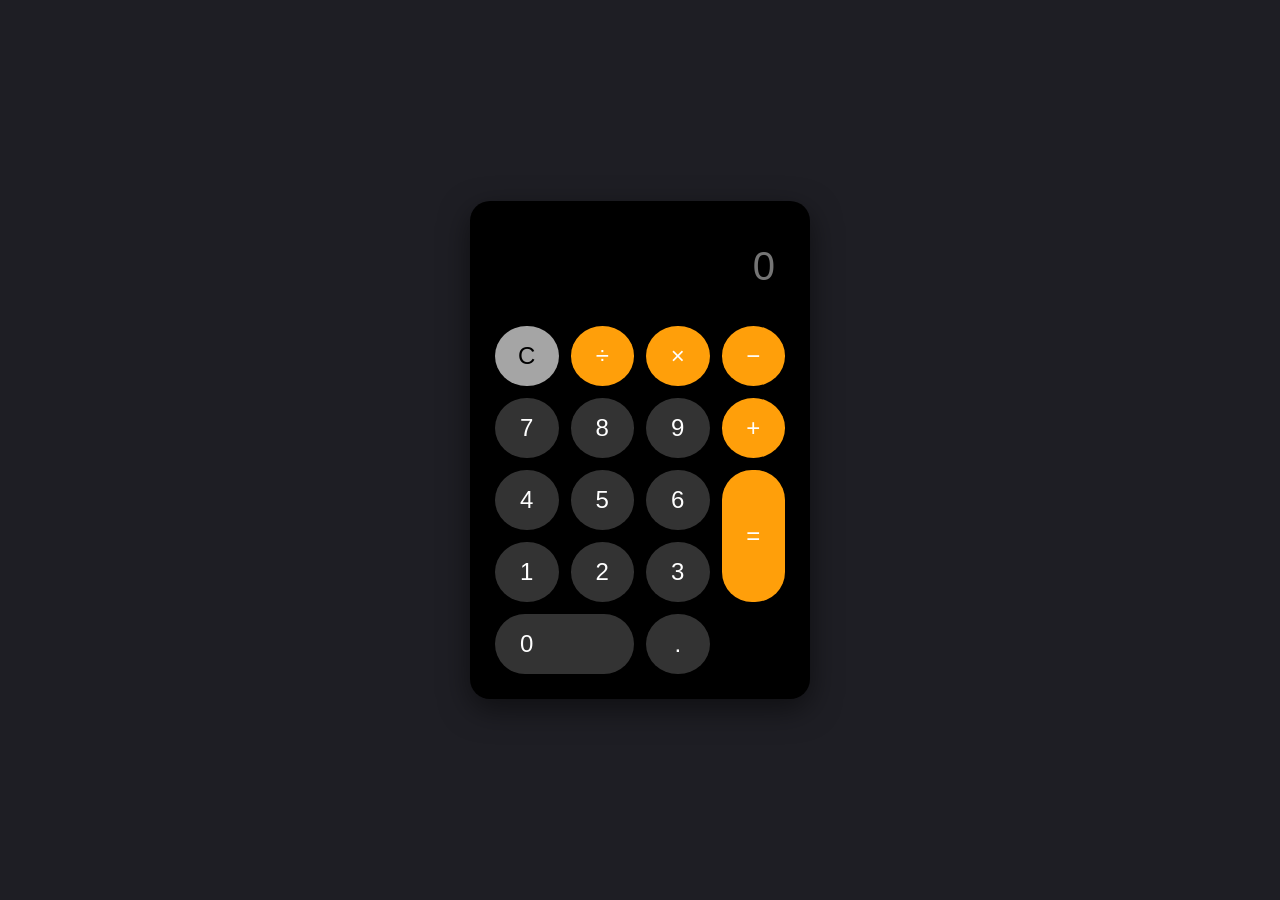
<file: cal.html>
<!DOCTYPE html>
<html lang="en">
<head>
    <meta charset="UTF-8">
    <meta name="viewport" content="width=device-width, initial-scale=1.0">
    <title>Modern JavaScript Calculator</title>
    <link rel="stylesheet" href="style.css">
</head>
<body>

    <div class="calculator">
        <!-- Input display screen -->
        <input type="text" id="display" readonly placeholder="0">
        
        <!-- Interactive buttons -->
        <div class="buttons">
            <button class="btn clear" onclick="clearDisplay()">C</button>
            <button class="btn operator" onclick="appendOperator('/')">&divide;</button>
            <button class="btn operator" onclick="appendOperator('*')">&times;</button>
            <button class="btn operator" onclick="appendOperator('-')">&minus;</button>
            
            <button class="btn" onclick="appendNumber('7')">7</button>
            <button class="btn" onclick="appendNumber('8')">8</button>
            <button class="btn" onclick="appendNumber('9')">9</button>
            <button class="btn operator" onclick="appendOperator('+')">+</button>
            
            <button class="btn" onclick="appendNumber('4')">4</button>
            <button class="btn" onclick="appendNumber('5')">5</button>
            <button class="btn" onclick="appendNumber('6')">6</button>
            <button class="btn equal" onclick="calculate()">=</button>
            
            <button class="btn" onclick="appendNumber('1')">1</button>
            <button class="btn" onclick="appendNumber('2')">2</button>
            <button class="btn" onclick="appendNumber('3')">3</button>
            <button class="btn zero" onclick="appendNumber('0')">0</button>
            
            <button class="btn" onclick="appendDecimal()">.</button>
        </div>
    </div>

    <script src="script.js"></script>
</body>
</html>
</file>
<file: style.css>
/* calculator */
* {
    box-sizing: border-box;
    margin: 0;
    padding: 0;
    font-family: 'Segoe UI', Tahoma, Geneva, Verdana, sans-serif;
}

body {
    display: flex;
    justify-content: center;
    align-items: center;
    height: 100vh;
    background-color: #1e1e24;
}

.calculator {
    background-color: #000000;
    padding: 25px;
    border-radius: 20px;
    box-shadow: 0px 10px 30px rgba(0,0,0,0.5);
    width: 340px;
}

#display {
    width: 100%;
    height: 80px;
    background-color: transparent;
    border: none;
    outline: none;
    color: #ffffff;
    text-align: right;
    font-size: 2.5rem;
    padding: 10px;
    margin-bottom: 20px;
}

.buttons {
    display: grid;
    grid-template-columns: repeat(4, 1fr);
    gap: 12px;
}

.btn {
    height: 60px;
    border-radius: 50%;
    border: none;
    font-size: 1.5rem;
    cursor: pointer;
    background-color: #333333;
    color: white;
    transition: background-color 0.1s ease;
}

.btn:active {
    filter: brightness(1.3);
}

.btn.operator {
    background-color: #ff9f0a;
}

.btn.clear {
    background-color: #a5a5a5;
    color: black;
}

.btn.equal {
    background-color: #ff9f0a;
    grid-row: span 2;
    height: 132px;
    border-radius: 30px;
}

.btn.zero {
    grid-column: span 2;
    border-radius: 30px;
    padding-left: 25px;
    text-align: left;
}
</file>
